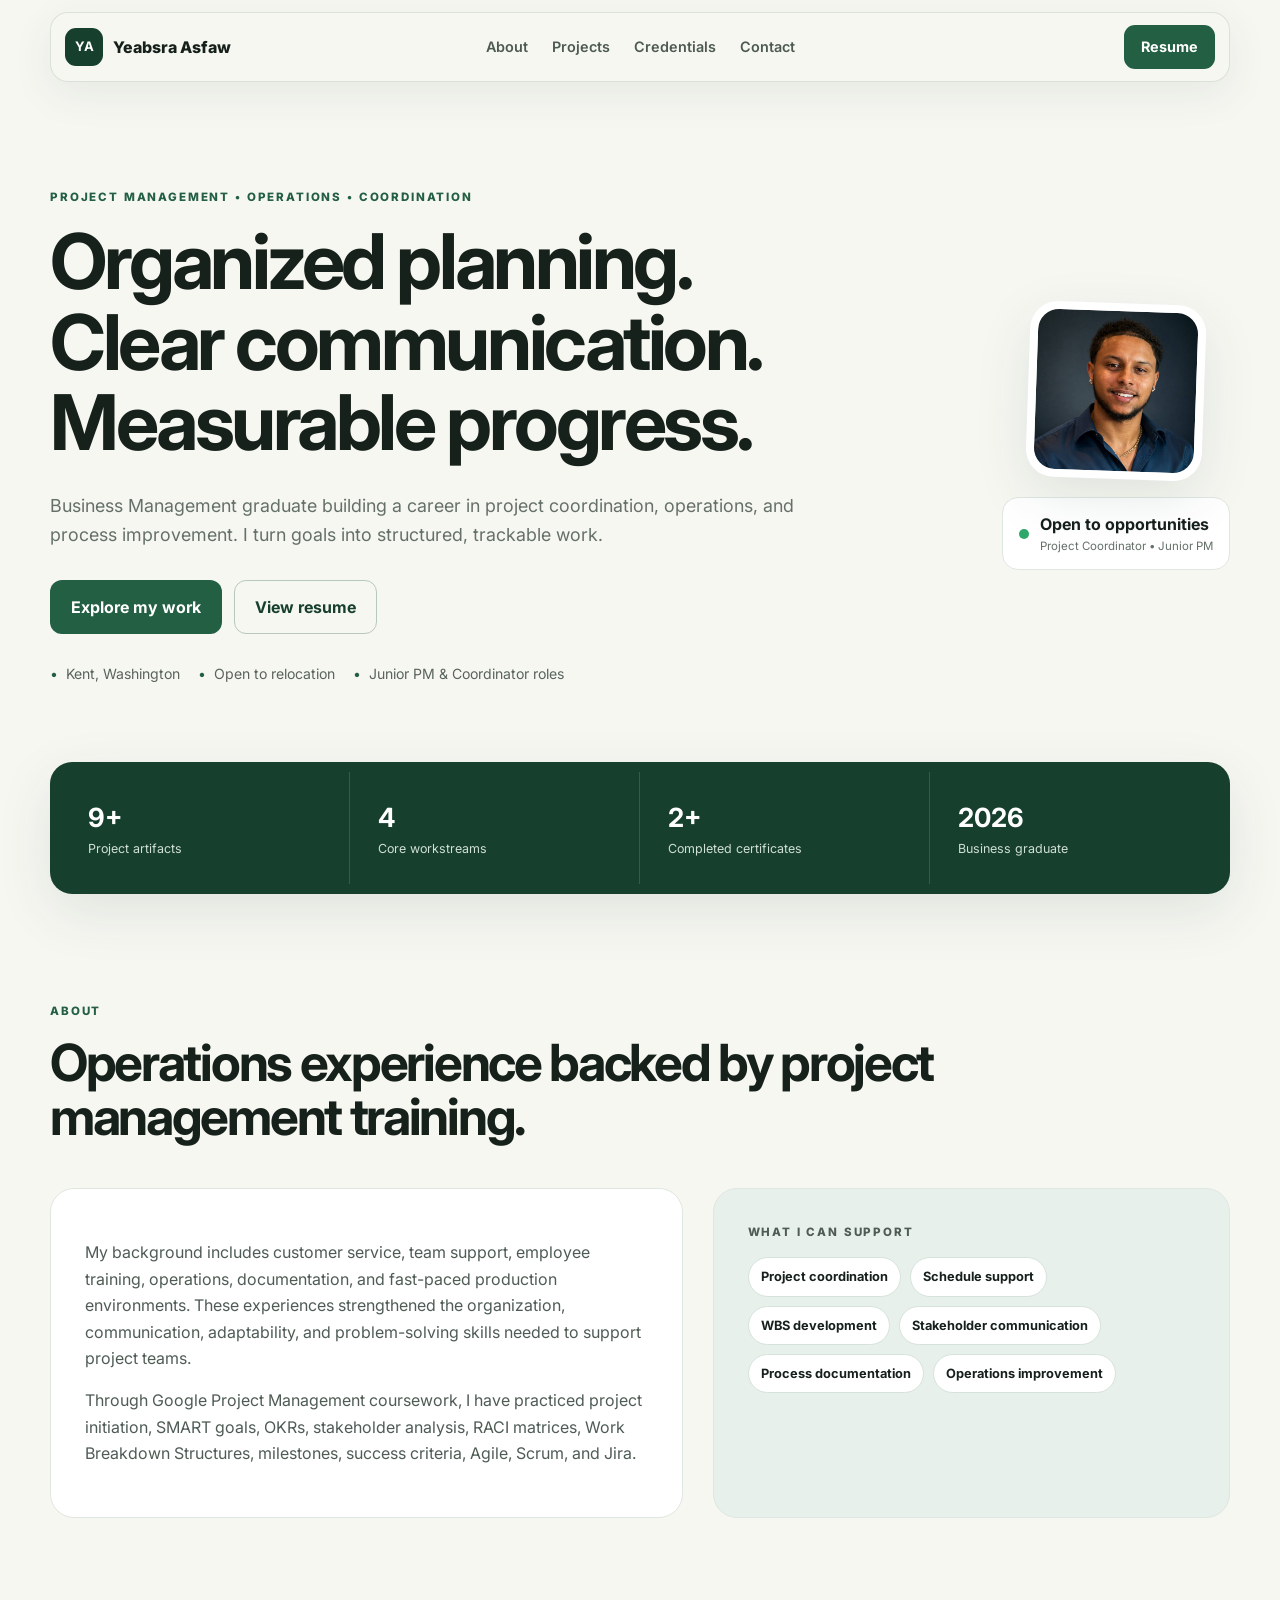
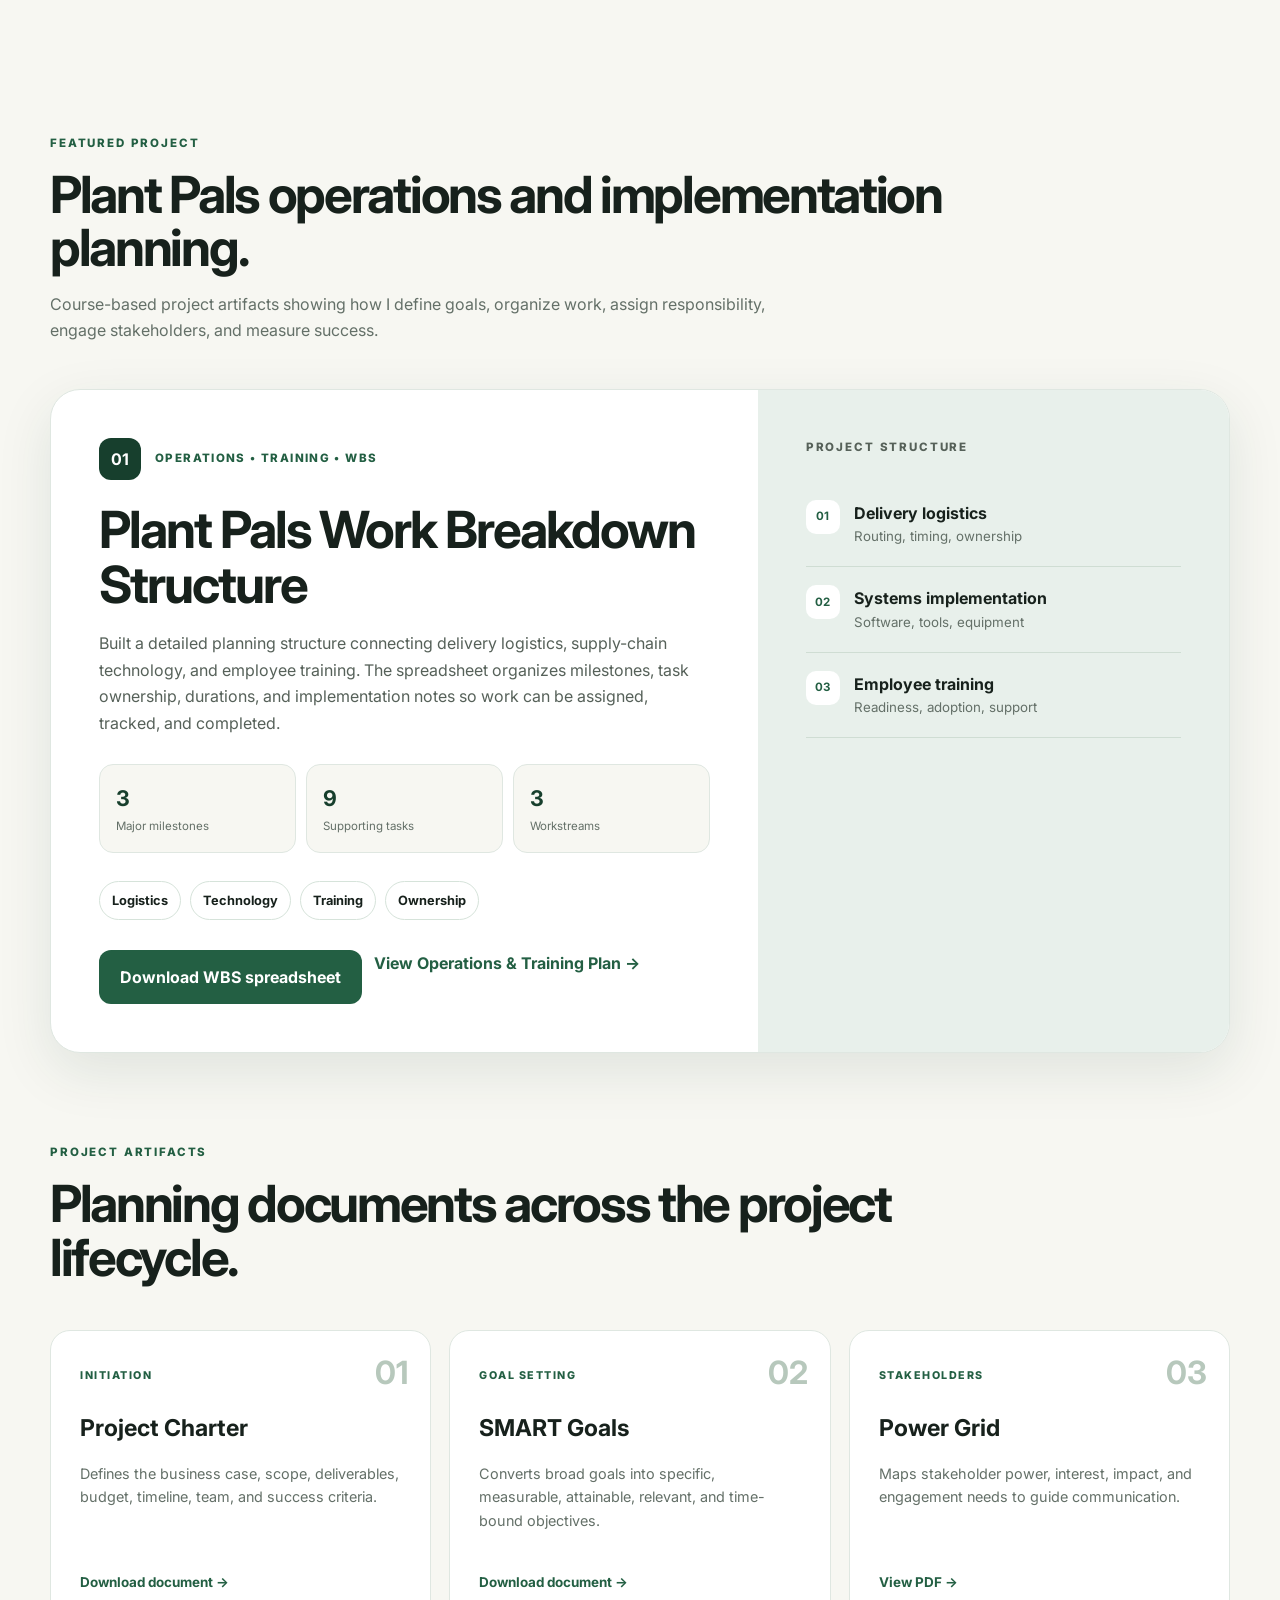
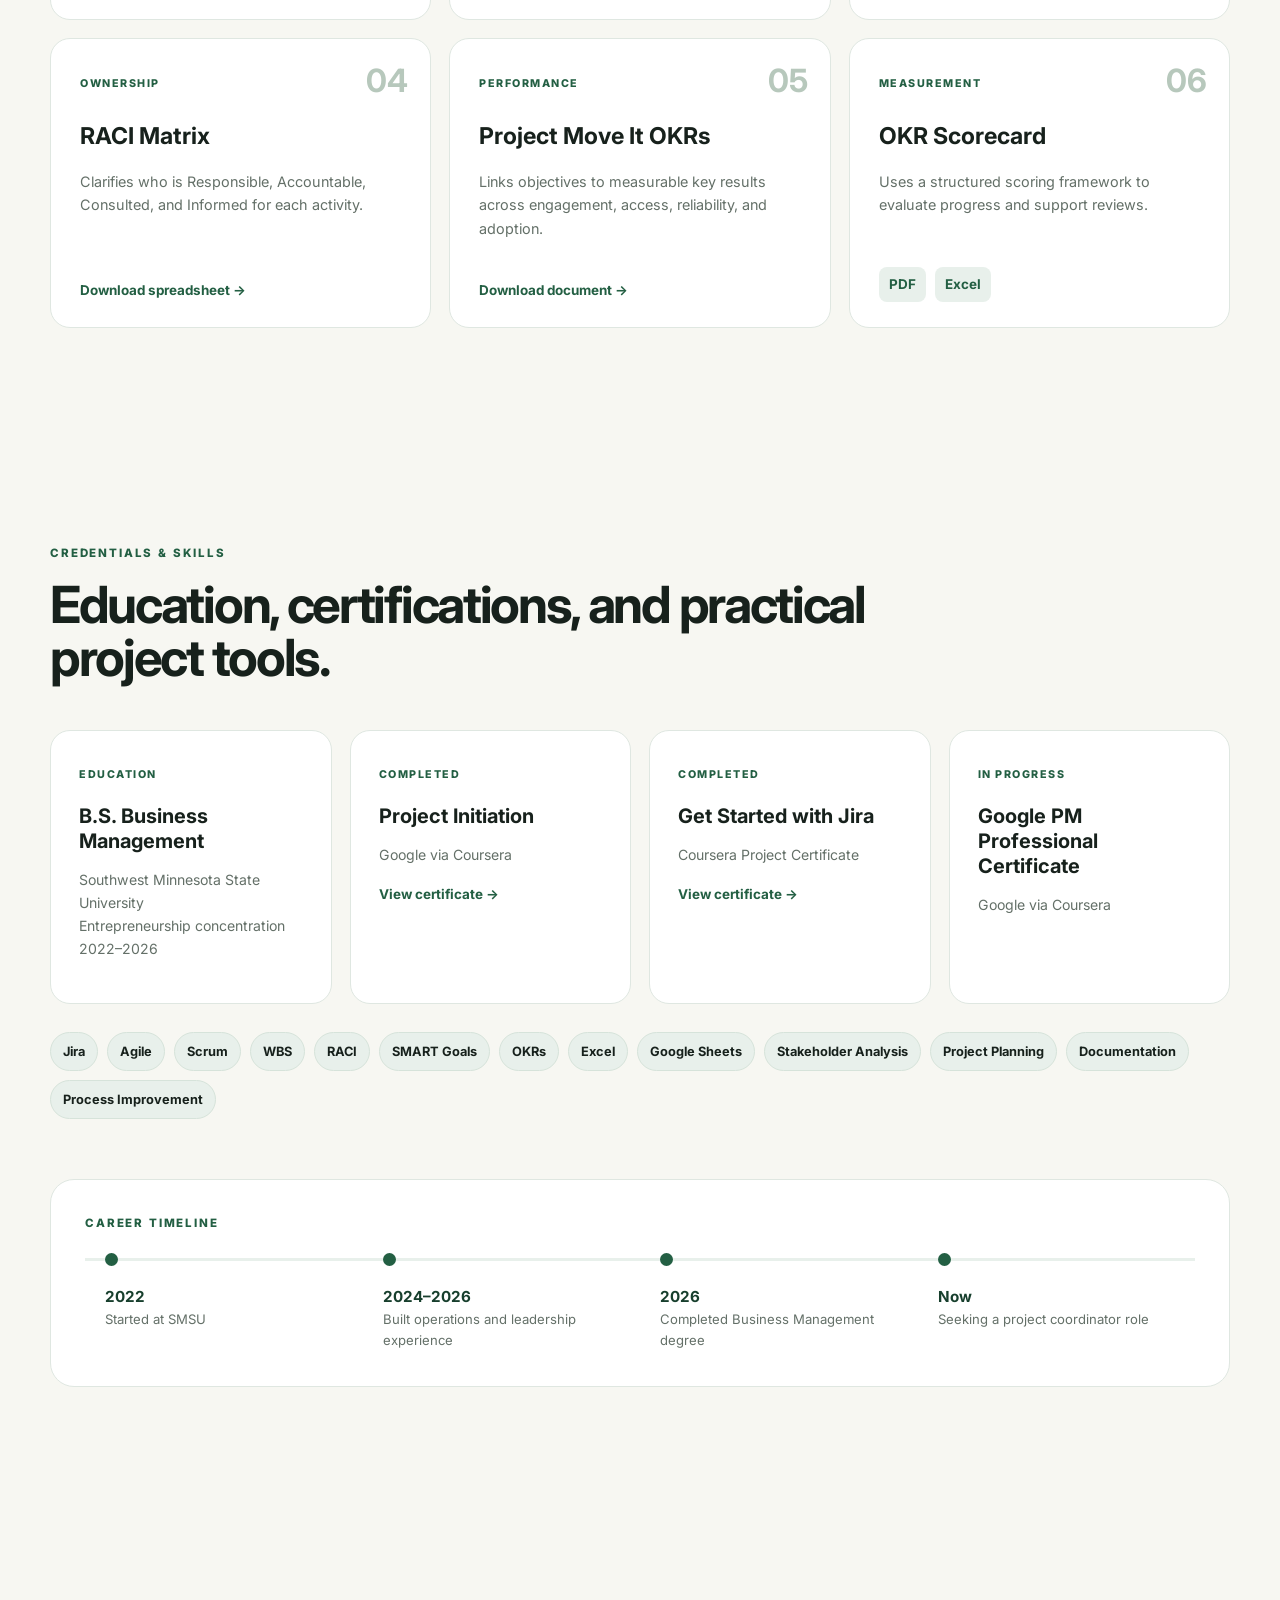
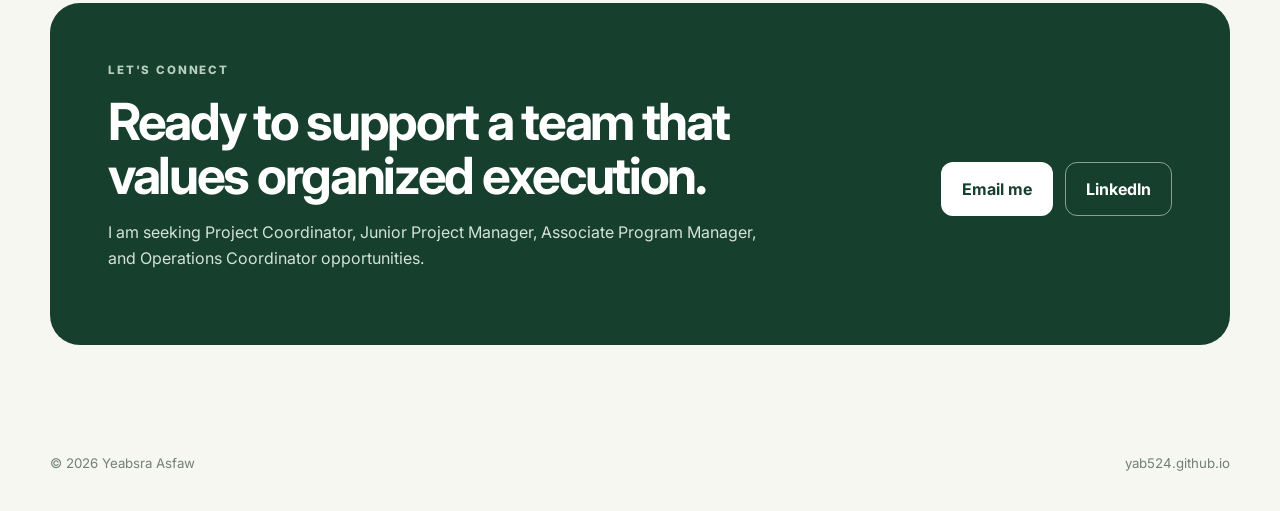
<file: index.html>
<!doctype html>
<html lang="en">
<head>
<meta charset="utf-8">
<meta name="viewport" content="width=device-width,initial-scale=1">
<meta name="description" content="Yeabsra Asfaw — Project Management Portfolio">
<title>Yeabsra Asfaw | Project Management Portfolio</title>
<link rel="preconnect" href="https://fonts.googleapis.com">
<link rel="preconnect" href="https://fonts.gstatic.com" crossorigin>
<link href="https://fonts.googleapis.com/css2?family=Inter:wght@400;500;600;700;800&display=swap" rel="stylesheet">
<link rel="stylesheet" href="style.css">
</head>
<body>
<header class="nav">
  <a class="brand" href="#home"><b>YA</b><span>Yeabsra Asfaw</span></a>
  <nav><a href="#about">About</a><a href="#projects">Projects</a><a href="#credentials">Credentials</a><a href="#contact">Contact</a></nav>
  <a class="resume" href="assets/documents/Yeabsra_Asfaw_Junior_Project_Manager_Resume.pdf" target="_blank">Resume</a>
</header>

<main>
<section id="home" class="hero wrap">
  <div class="reveal">
    <p class="eyebrow">PROJECT MANAGEMENT • OPERATIONS • COORDINATION</p>
    <h1>Organized planning.<br>Clear communication.<br>Measurable progress.</h1>
    <p class="lead">Business Management graduate building a career in project coordination, operations, and process improvement. I turn goals into structured, trackable work.</p>
    <div class="actions">
      <a class="btn primary" href="#projects">Explore my work</a>
      <a class="btn secondary" href="assets/documents/Yeabsra_Asfaw_Junior_Project_Manager_Resume.pdf" target="_blank">View resume</a>
    </div>
    <div class="facts"><span>Kent, Washington</span><span>Open to relocation</span><span>Junior PM & Coordinator roles</span></div>
  </div>
  <aside class="profile reveal">
    <div class="photo"><img src="assets/profile-photo.jpg" alt="Yeabsra Asfaw"></div>
    <div class="status"><i></i><div><strong>Open to opportunities</strong><small>Project Coordinator • Junior PM</small></div></div>
  </aside>
</section>

<section class="metrics wrap reveal">
  <div><strong>9+</strong><span>Project artifacts</span></div>
  <div><strong>4</strong><span>Core workstreams</span></div>
  <div><strong>2+</strong><span>Completed certificates</span></div>
  <div><strong>2026</strong><span>Business graduate</span></div>
</section>

<section id="about" class="section wrap">
  <header class="section-head reveal"><p class="eyebrow">ABOUT</p><h2>Operations experience backed by project management training.</h2></header>
  <div class="about-grid">
    <article class="card reveal">
      <p>My background includes customer service, team support, employee training, operations, documentation, and fast-paced production environments. These experiences strengthened the organization, communication, adaptability, and problem-solving skills needed to support project teams.</p>
      <p>Through Google Project Management coursework, I have practiced project initiation, SMART goals, OKRs, stakeholder analysis, RACI matrices, Work Breakdown Structures, milestones, success criteria, Agile, Scrum, and Jira.</p>
    </article>
    <article class="card support reveal">
      <p class="eyebrow">WHAT I CAN SUPPORT</p>
      <div class="pills"><span>Project coordination</span><span>Schedule support</span><span>WBS development</span><span>Stakeholder communication</span><span>Process documentation</span><span>Operations improvement</span></div>
    </article>
  </div>
</section>

<section id="projects" class="section wrap">
  <header class="section-head reveal">
    <p class="eyebrow">FEATURED PROJECT</p>
    <h2>Plant Pals operations and implementation planning.</h2>
    <p class="intro">Course-based project artifacts showing how I define goals, organize work, assign responsibility, engage stakeholders, and measure success.</p>
  </header>

  <article class="featured reveal">
    <div class="featured-copy">
      <div class="topline"><b>01</b><span>OPERATIONS • TRAINING • WBS</span></div>
      <h3>Plant Pals Work Breakdown Structure</h3>
      <p>Built a detailed planning structure connecting delivery logistics, supply-chain technology, and employee training. The spreadsheet organizes milestones, task ownership, durations, and implementation notes so work can be assigned, tracked, and completed.</p>
      <div class="results"><div><strong>3</strong><span>Major milestones</span></div><div><strong>9</strong><span>Supporting tasks</span></div><div><strong>3</strong><span>Workstreams</span></div></div>
      <div class="tags"><span>Logistics</span><span>Technology</span><span>Training</span><span>Ownership</span></div>
      <div class="actions"><a class="btn primary" href="assets/documents/Plant_Pals_WBS_Spreadsheet.xlsx" download>Download WBS spreadsheet</a><a class="plain" href="assets/documents/Office_Green_Work_Breakdown_Structure.pdf" target="_blank">View Operations & Training Plan →</a></div>
    </div>
    <aside class="milestones">
      <p class="eyebrow">PROJECT STRUCTURE</p>
      <ol>
        <li><b>01</b><div><strong>Delivery logistics</strong><small>Routing, timing, ownership</small></div></li>
        <li><b>02</b><div><strong>Systems implementation</strong><small>Software, tools, equipment</small></div></li>
        <li><b>03</b><div><strong>Employee training</strong><small>Readiness, adoption, support</small></div></li>
      </ol>
    </aside>
  </article>

  <header class="section-head artifacts-title reveal"><p class="eyebrow">PROJECT ARTIFACTS</p><h2>Planning documents across the project lifecycle.</h2></header>
  <div class="artifact-grid">
    <article class="artifact reveal"><b>01</b><small>INITIATION</small><h3>Project Charter</h3><p>Defines the business case, scope, deliverables, budget, timeline, team, and success criteria.</p><a href="assets/documents/Plant_Pals_Project_Charter.docx" download>Download document →</a></article>
    <article class="artifact reveal"><b>02</b><small>GOAL SETTING</small><h3>SMART Goals</h3><p>Converts broad goals into specific, measurable, attainable, relevant, and time-bound objectives.</p><a href="assets/documents/Plant_Pals_SMART_Goals.docx" download>Download document →</a></article>
    <article class="artifact reveal"><b>03</b><small>STAKEHOLDERS</small><h3>Power Grid</h3><p>Maps stakeholder power, interest, impact, and engagement needs to guide communication.</p><a href="assets/documents/Stakeholder_Analysis_and_Power_Grid.pdf" target="_blank">View PDF →</a></article>
    <article class="artifact reveal"><b>04</b><small>OWNERSHIP</small><h3>RACI Matrix</h3><p>Clarifies who is Responsible, Accountable, Consulted, and Informed for each activity.</p><a href="assets/documents/RACI_Matrix.xlsx" download>Download spreadsheet →</a></article>
    <article class="artifact reveal"><b>05</b><small>PERFORMANCE</small><h3>Project Move It OKRs</h3><p>Links objectives to measurable key results across engagement, access, reliability, and adoption.</p><a href="assets/documents/Project_Move_It_OKRs.docx" download>Download document →</a></article>
    <article class="artifact reveal"><b>06</b><small>MEASUREMENT</small><h3>OKR Scorecard</h3><p>Uses a structured scoring framework to evaluate progress and support reviews.</p><div class="mini"><a href="assets/documents/OKR_Scorecard.pdf" target="_blank">PDF</a><a href="assets/documents/OKR_Scorecard.xlsx" download>Excel</a></div></article>
  </div>
</section>

<section id="credentials" class="section wrap">
  <header class="section-head reveal"><p class="eyebrow">CREDENTIALS & SKILLS</p><h2>Education, certifications, and practical project tools.</h2></header>
  <div class="credential-grid">
    <article class="credential reveal"><small>EDUCATION</small><h3>B.S. Business Management</h3><p>Southwest Minnesota State University<br>Entrepreneurship concentration<br>2022–2026</p></article>
    <article class="credential reveal"><small>COMPLETED</small><h3>Project Initiation</h3><p>Google via Coursera</p><a href="assets/certificates/Google_Project_Initiation_Certificate.pdf" target="_blank">View certificate →</a></article>
    <article class="credential reveal"><small>COMPLETED</small><h3>Get Started with Jira</h3><p>Coursera Project Certificate</p><a href="assets/certificates/Jira_Project_Certificate.pdf" target="_blank">View certificate →</a></article>
    <article class="credential reveal"><small>IN PROGRESS</small><h3>Google PM Professional Certificate</h3><p>Google via Coursera</p></article>
  </div>
  <div class="skills reveal"><span>Jira</span><span>Agile</span><span>Scrum</span><span>WBS</span><span>RACI</span><span>SMART Goals</span><span>OKRs</span><span>Excel</span><span>Google Sheets</span><span>Stakeholder Analysis</span><span>Project Planning</span><span>Documentation</span><span>Process Improvement</span></div>

  <article class="timeline reveal">
    <p class="eyebrow">CAREER TIMELINE</p>
    <div><span><b>2022</b>Started at SMSU</span><span><b>2024–2026</b>Built operations and leadership experience</span><span><b>2026</b>Completed Business Management degree</span><span><b>Now</b>Seeking a project coordinator role</span></div>
  </article>
</section>

<section id="contact" class="section wrap">
  <article class="contact reveal">
    <div><p class="eyebrow">LET'S CONNECT</p><h2>Ready to support a team that values organized execution.</h2><p>I am seeking Project Coordinator, Junior Project Manager, Associate Program Manager, and Operations Coordinator opportunities.</p></div>
    <div class="actions"><a class="btn light" href="mailto:yeab524@gmail.com">Email me</a><a class="btn outline" href="https://www.linkedin.com/in/yeabsra-asfaw-3a77323b6" target="_blank">LinkedIn</a></div>
  </article>
</section>
</main>

<footer class="wrap"><span>© 2026 Yeabsra Asfaw</span><a href="https://yab524.github.io">yab524.github.io</a></footer>

<script>
const observer=new IntersectionObserver(entries=>entries.forEach(entry=>{if(entry.isIntersecting){entry.target.classList.add('visible');observer.unobserve(entry.target)}}),{threshold:.12});
document.querySelectorAll('.reveal').forEach((el,i)=>{el.style.transitionDelay=`${(i%4)*60}ms`;observer.observe(el)});
</script>
</body>
</html>
</file>
<file: style.css>
:root{--g:#235f43;--gd:#173f2d;--gs:#e8f0eb;--cream:#f7f7f2;--white:#fff;--ink:#17211c;--muted:#647068;--line:#dfe7e1;--shadow:0 18px 55px rgba(23,63,45,.1)}
*{box-sizing:border-box}html{scroll-behavior:smooth}body{margin:0;background:var(--cream);color:var(--ink);font-family:Inter,Arial,sans-serif;line-height:1.65}a{color:inherit}.wrap{width:min(1180px,calc(100% - 40px));margin:auto}
.nav{position:sticky;top:12px;z-index:50;width:min(1180px,calc(100% - 24px));margin:12px auto 0;display:grid;grid-template-columns:1fr auto 1fr;align-items:center;gap:24px;padding:12px 14px;border:1px solid rgba(35,95,67,.14);border-radius:18px;background:rgba(247,247,242,.84);backdrop-filter:blur(18px);box-shadow:0 12px 40px rgba(23,63,45,.08)}
.brand{display:flex;align-items:center;gap:10px;text-decoration:none;font-weight:800}.brand b{width:38px;height:38px;border-radius:11px;display:grid;place-items:center;background:var(--gd);color:#fff;font-size:.82rem}.nav nav{display:flex;gap:24px}.nav nav a{text-decoration:none;font-size:.9rem;font-weight:600;color:#4d5a52}.resume{justify-self:end;text-decoration:none;background:var(--g);color:#fff;padding:10px 17px;border-radius:11px;font-weight:700;font-size:.9rem}
.hero{min-height:680px;display:grid;grid-template-columns:1.5fr .5fr;align-items:center;gap:80px;padding:100px 0 70px}.eyebrow{margin:0 0 15px;font-size:.72rem;font-weight:800;letter-spacing:.16em;color:var(--g);text-transform:uppercase}.hero h1,.section-head h2,.contact h2{margin:0;letter-spacing:-.045em;line-height:1.05}.hero h1{font-size:clamp(3rem,6vw,6rem)}.lead{max-width:760px;color:var(--muted);font-size:1.12rem;margin:27px 0 0}.actions{display:flex;gap:12px;flex-wrap:wrap;margin-top:30px}.btn{display:inline-flex;justify-content:center;text-decoration:none;border-radius:12px;padding:13px 20px;font-weight:700;border:1px solid transparent;transition:.2s}.btn:hover{transform:translateY(-2px)}.primary{background:var(--g);color:#fff}.secondary{border-color:#b7c8bc;color:var(--gd)}.facts{display:flex;gap:18px;flex-wrap:wrap;margin-top:28px;color:#59645d;font-size:.88rem}.facts span:before{content:'•';color:var(--g);margin-right:8px}.profile{justify-self:end;display:flex;flex-direction:column;align-items:center;gap:18px}.photo{width:176px;height:176px;padding:8px;border-radius:28px;background:#fff;box-shadow:var(--shadow);transform:rotate(2deg)}.photo img{width:100%;height:100%;object-fit:cover;border-radius:21px}.status{display:flex;gap:11px;align-items:center;background:#fff;border:1px solid var(--line);border-radius:16px;padding:13px 16px}.status i{width:10px;height:10px;border-radius:50%;background:#2da86a;animation:pulse 1.8s infinite}.status strong,.status small{display:block}.status small{color:var(--muted);font-size:.72rem}@keyframes pulse{70%{box-shadow:0 0 0 9px rgba(45,168,106,0)}}
.metrics{display:grid;grid-template-columns:repeat(4,1fr);background:var(--gd);color:#fff;border-radius:22px;padding:10px;box-shadow:var(--shadow)}.metrics div{padding:24px 28px;border-right:1px solid rgba(255,255,255,.14)}.metrics div:last-child{border:0}.metrics strong,.metrics span{display:block}.metrics strong{font-size:1.65rem}.metrics span{font-size:.78rem;color:#cfe0d5}
.section{padding:108px 0}.section-head{max-width:900px;margin-bottom:45px}.section-head h2{font-size:clamp(2.35rem,4vw,4.5rem)}.intro{max-width:760px;color:var(--muted)}.about-grid{display:grid;grid-template-columns:1.1fr .9fr;gap:30px}.card{background:#fff;border:1px solid var(--line);border-radius:24px;padding:34px}.card p{color:#4f5c54}.support{background:var(--gs)}.pills,.tags,.skills{display:flex;flex-wrap:wrap;gap:9px}.pills span,.tags span,.skills span{background:#fff;border:1px solid #d6e3da;border-radius:999px;padding:8px 12px;font-size:.8rem;font-weight:700}
.featured{display:grid;grid-template-columns:1.2fr .8fr;background:#fff;border:1px solid var(--line);border-radius:30px;overflow:hidden;box-shadow:var(--shadow)}.featured-copy,.milestones{padding:48px}.milestones{background:var(--gs)}.topline{display:flex;gap:14px;align-items:center}.topline b{width:42px;height:42px;border-radius:12px;display:grid;place-items:center;background:var(--gd);color:#fff}.topline span{font-size:.72rem;letter-spacing:.12em;font-weight:800;color:var(--g)}.featured h3{font-size:clamp(2rem,4vw,3.5rem);line-height:1.08;letter-spacing:-.04em;margin:22px 0 18px}.featured p{color:#566159}.results{display:grid;grid-template-columns:repeat(3,1fr);gap:10px;margin:28px 0}.results div{background:var(--cream);border:1px solid var(--line);border-radius:14px;padding:16px}.results strong,.results span{display:block}.results strong{font-size:1.35rem;color:var(--gd)}.results span{font-size:.72rem;color:var(--muted)}.plain{font-weight:700;color:var(--g);text-decoration:none}.milestones ol{list-style:none;padding:0;margin:25px 0 0}.milestones li{display:flex;gap:14px;padding:18px 0;border-bottom:1px solid #cfddd3}.milestones li>b{width:34px;height:34px;display:grid;place-items:center;background:#fff;border-radius:10px;color:var(--g);font-size:.72rem}.milestones strong,.milestones small{display:block}.milestones small{color:var(--muted)}.artifacts-title{margin-top:90px}
.artifact-grid{display:grid;grid-template-columns:repeat(3,1fr);gap:18px}.artifact{position:relative;background:#fff;border:1px solid var(--line);border-radius:20px;padding:29px;min-height:290px;transition:.25s}.artifact:hover{transform:translateY(-6px);box-shadow:0 18px 40px rgba(23,63,45,.09)}.artifact>b{position:absolute;right:22px;top:16px;color:#b7c8bc;font-size:2rem}.artifact>small,.credential small{font-size:.67rem;letter-spacing:.14em;font-weight:800;color:var(--g)}.artifact h3{font-size:1.45rem;margin:23px 0 12px}.artifact p{color:var(--muted);font-size:.9rem}.artifact>a,.mini{position:absolute;left:29px;bottom:25px}.artifact a,.credential a{color:var(--g);font-weight:700;text-decoration:none;font-size:.84rem}.mini{display:flex;gap:9px}.mini a{background:var(--gs);padding:6px 10px;border-radius:8px}
.credential-grid{display:grid;grid-template-columns:repeat(4,1fr);gap:18px}.credential{background:#fff;border:1px solid var(--line);border-radius:20px;padding:28px;min-height:220px}.credential h3{font-size:1.25rem;line-height:1.25;margin:18px 0 10px}.credential p{color:var(--muted);font-size:.88rem}.skills{margin-top:28px}.skills span{background:var(--gs)}
.timeline{margin-top:60px;background:#fff;border:1px solid var(--line);border-radius:24px;padding:34px}.timeline>div{display:grid;grid-template-columns:repeat(4,1fr);margin-top:25px}.timeline span{padding:23px 20px 0;border-top:3px solid var(--gs);position:relative;color:var(--muted);font-size:.82rem}.timeline span:before{content:'';position:absolute;top:-8px;width:13px;height:13px;border-radius:50%;background:var(--g)}.timeline b{display:block;color:var(--gd);font-size:.95rem}
.contact{display:grid;grid-template-columns:1.3fr .7fr;align-items:center;gap:40px;background:var(--gd);color:#fff;border-radius:30px;padding:58px}.contact h2{font-size:clamp(2.3rem,4vw,4.2rem)}.contact p{color:#d4e3d9}.contact .eyebrow{color:#b7d0c0}.contact .actions{justify-content:flex-end}.light{background:#fff;color:var(--gd)}.outline{border-color:rgba(255,255,255,.5);color:#fff}
footer{display:flex;justify-content:space-between;padding-bottom:36px;color:#718078;font-size:.83rem}footer a{text-decoration:none}.reveal{opacity:0;transform:translateY(24px);transition:opacity .7s,transform .7s}.visible{opacity:1;transform:none}
@media(max-width:920px){.nav{grid-template-columns:1fr auto}.nav nav{display:none}.brand span{display:none}.hero{grid-template-columns:1fr;min-height:auto}.profile{justify-self:start;flex-direction:row}.metrics,.credential-grid{grid-template-columns:repeat(2,1fr)}.about-grid,.featured,.contact{grid-template-columns:1fr}.artifact-grid{grid-template-columns:repeat(2,1fr)}.contact .actions{justify-content:flex-start}.timeline>div{grid-template-columns:1fr 1fr;gap:22px}}
@media(max-width:620px){.wrap{width:calc(100% - 24px)}.hero{padding:65px 0 45px}.hero h1{font-size:clamp(2.7rem,14vw,4.2rem)}.profile{flex-direction:column;align-items:flex-start}.photo{width:132px;height:132px}.facts{flex-direction:column;gap:6px}.metrics,.artifact-grid,.credential-grid{grid-template-columns:1fr}.metrics div{border-right:0;border-bottom:1px solid rgba(255,255,255,.14)}.section{padding:78px 0}.section-head h2{font-size:2.45rem}.featured-copy,.milestones,.contact{padding:28px}.results{grid-template-columns:1fr}.timeline>div{grid-template-columns:1fr}footer{flex-direction:column;gap:5px}}
</file>
